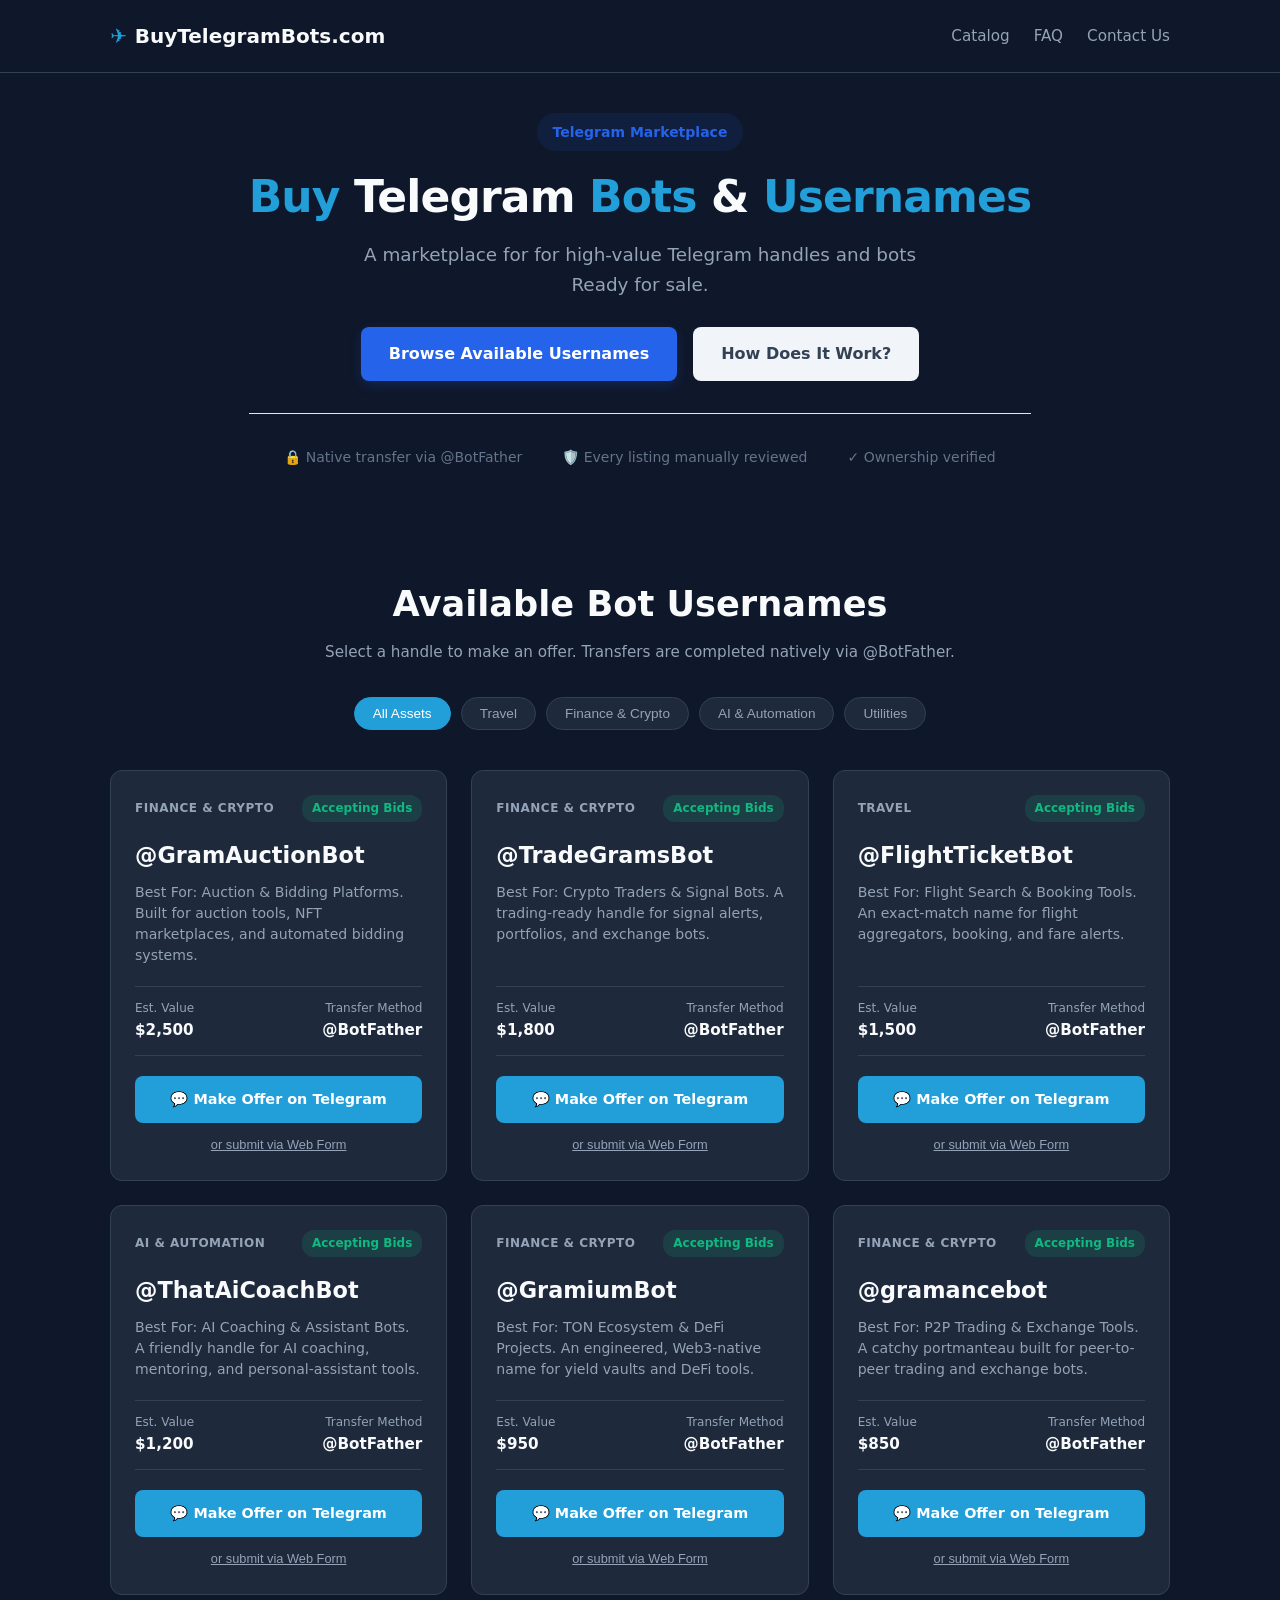
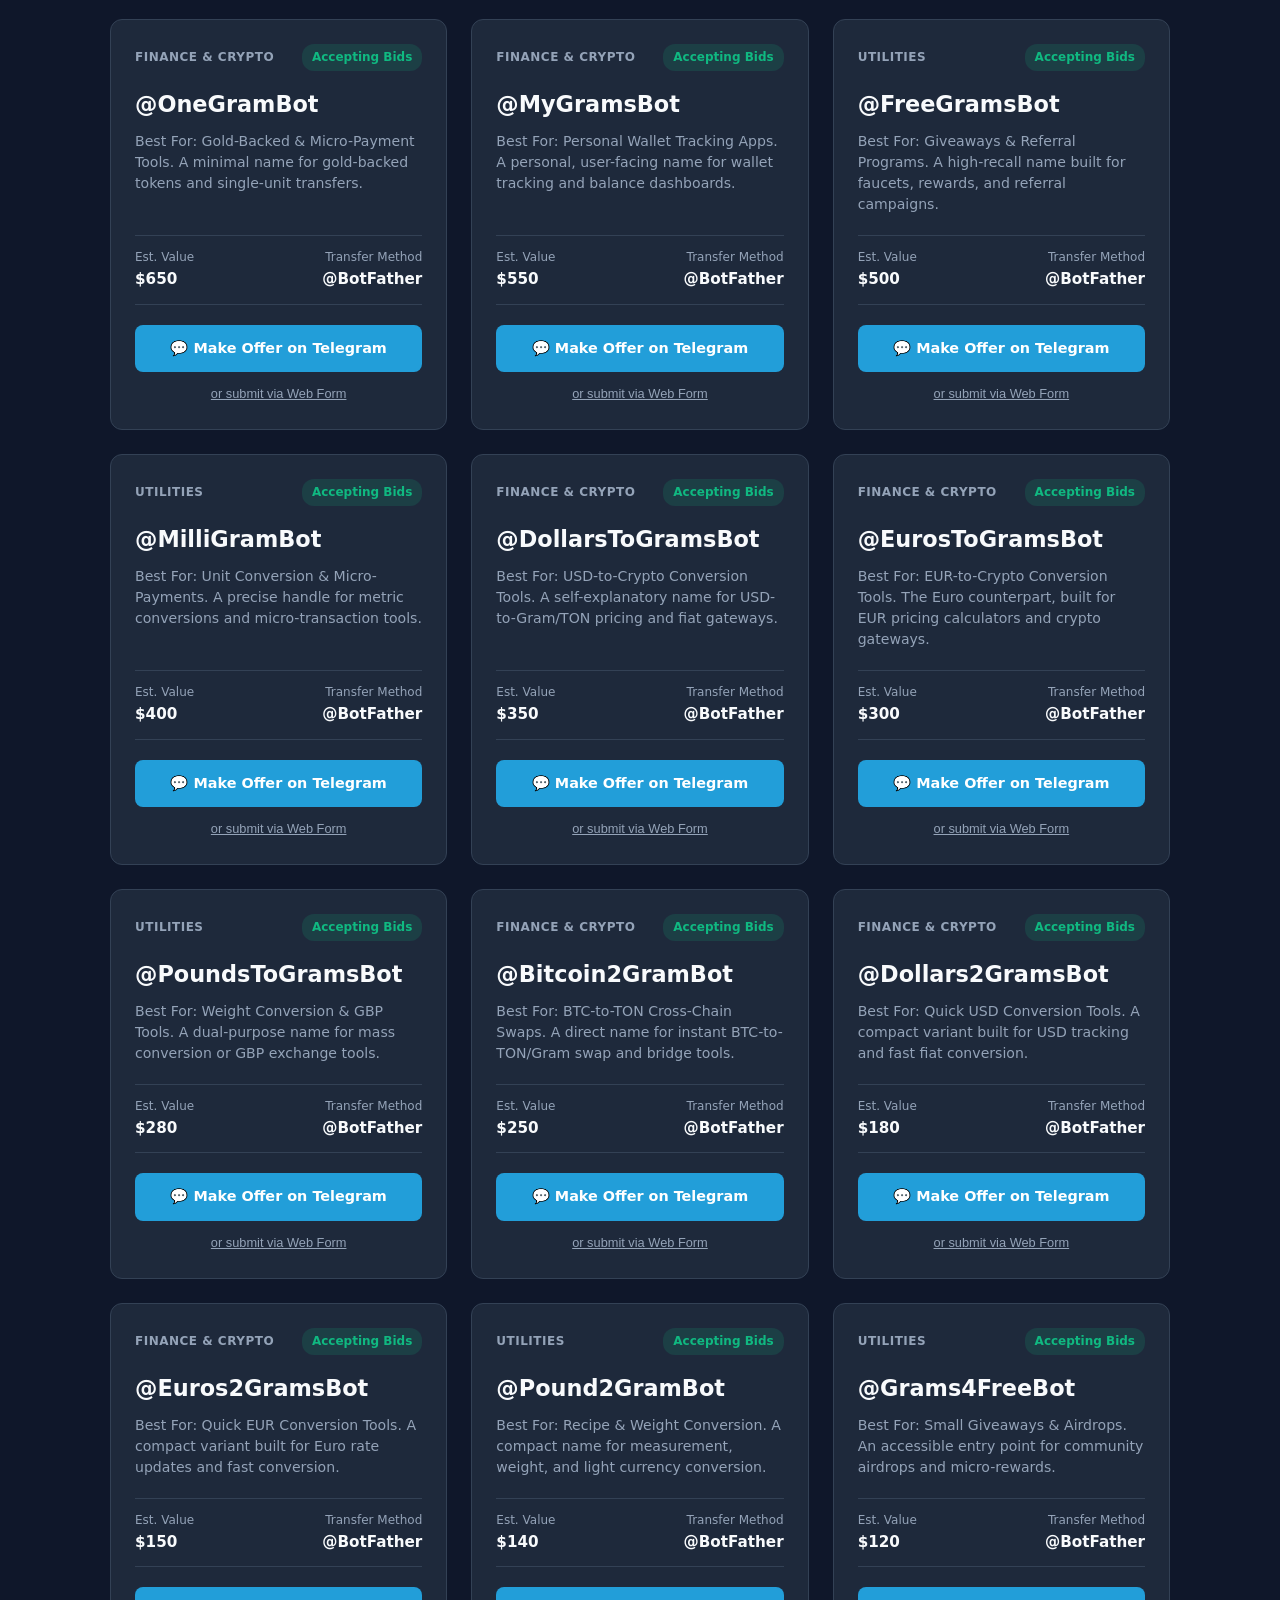
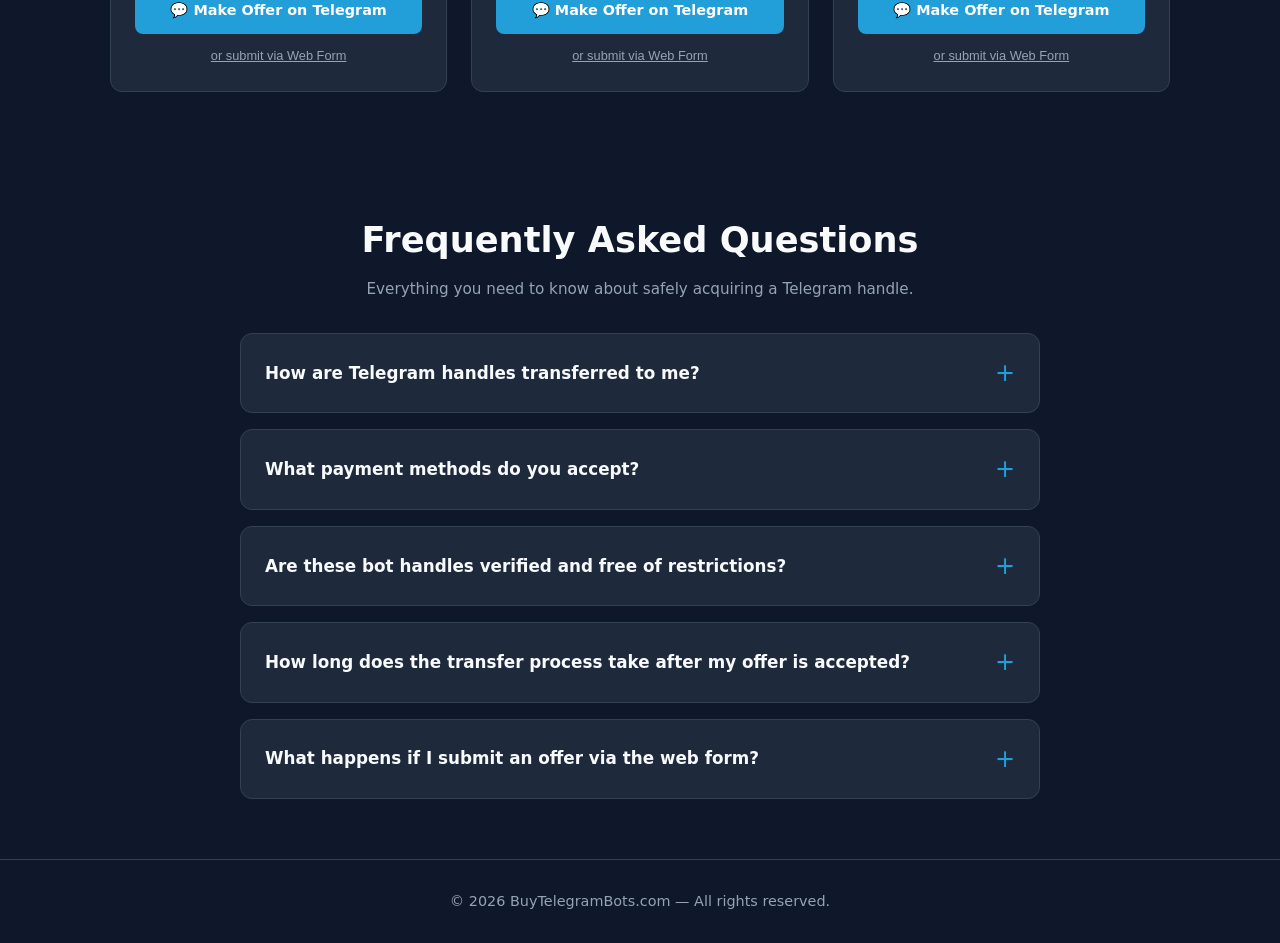
<file: web/index.html>
<!DOCTYPE html>
<html lang="en">
<head>
  <meta charset="UTF-8" />
  <meta name="viewport" content="width=device-width, initial-scale=1.0" />
  
  <!-- Add Canonical Tag Here -->
  <link rel="canonical" href="https://buytelegrambots.com/" />

  <link rel="icon" type="image/png" href="favicon.png" />
  <title>Buy Telegram Bots</title>
  <meta name="description" content="Browse and acquire high-value Telegram Usernames." />
  <meta property="og:type" content="website" />
  <meta property="og:url" content="https://buytelegrambots.com/" />
  <meta property="og:title" content="Buy Telegram Bots" />
  <meta name="twitter:card" content="summary_large_image" />

  <link rel="stylesheet" href="styles.css" />
  <script src="script.js" defer></script>
</head>
<body>

  <!-- TOP NAVIGATION -->
  <header>
    <div class="container nav-wrapper">
      <a href="#" class="brand-logo">
        <span>✈️</span>BuyTelegramBots.com
      </a>

      <nav class="main-nav">
        <a href="#inventory" class="nav-link">Catalog</a>
        <a href="#faq" class="nav-link">FAQ</a>
        <a href="javascript:void(0)" class="nav-link" onclick="openAboutModal()">Contact Us</a>
    </div>
  </header>

  <!-- HERO SECTION (Now placed outside of <main> to prevent double padding) -->
  <section class="hero-section">
    <div class="hero-content">
      <span class="badge-pill">Telegram Marketplace</span>
      
      <h1 class="hero-title">
        <span class="highlight"> Buy </span> Telegram <span class="highlight">Bots</span> & <span class="highlight">Usernames</span>
      </h1>
      
      <p class="hero-subtitle">
        A marketplace for for high-value Telegram handles and bots<br> Ready for sale.
      </p>
      
      <div class="cta-group">
        <a href="#inventory" class="btn btn-primary">Browse Available Usernames</a>
        <a href="#how-it-works" type="button" class="btn btn-secondary" onclick="openGuideModal()">How Does It Work?</a>
      </div>
      
      <div class="trust-bar">
        <div class="trust-item">🔒 Native transfer via @BotFather</div>
        <div class="trust-item">🛡️ Every listing manually reviewed</div>
        <div class="trust-item">✓ Ownership verified </div>
      </div>
    </div>
  </section>

  <!-- MAIN CONTENT AREA -->
  <main class="container">

    <!-- ASSET SHOWCASE & INVENTORY GRID -->

    <!-- ASSET SHOWCASE & INVENTORY GRID -->
    <section id="inventory" class="inventory-section">
    
        <div class="section-header">
            <h2 class="section-title">Available Bot Usernames</h2>
            <p class="section-subtitle">Select a handle to make an offer. Transfers are completed natively via @BotFather.</p>
        </div>

        <!-- Category Filter Pills -->
        <div class="filter-bar">
            <button class="filter-btn active" data-filter="all">All Assets</button>
            <button class="filter-btn" data-filter="Travel">Travel</button>
            <button class="filter-btn" data-filter="Finance & Crypto">Finance & Crypto</button>
            <button class="filter-btn" data-filter="AI & Automation">AI & Automation</button>
            <button class="filter-btn" data-filter="Utilities">Utilities</button>
        </div>

        <!-- Responsive Card Grid (Cards dynamically loaded via script.js) -->
        <div class="asset-grid" id="assetGrid"></div>
        <!-- After a username is sold, in the "bots.json" file >> status: "Sold", status_code: "pending" -->
    </section>

    <section id="faq" class="faq-section container">
      <div class="section-header">
          <h2 class="section-title">Frequently Asked Questions</h2>
          <p class="section-subtitle">Everything you need to know about safely acquiring a Telegram handle.</p>
      </div>
      
      <div class="faq-grid">
        <details class="faq-item" name="faq-accordion">
          <summary class="faq-question">How are Telegram handles transferred to me?</summary>
          <div class="faq-answer">
            <p>All transfers are performed natively within Telegram via <code>@BotFather</code>. Once terms are finalized, ownership rights are transferred directly to your account. No external apps or third-party credential sharing required.</p>
          </div>
        </details>
        
        <details class="faq-item" name="faq-accordion">
          <summary class="faq-question">What payment methods do you accept?</summary>
          <div class="faq-answer">
            <p>We accept USDT (TRC-20 / BEP-20 / TON network), Crypto (BTC, ETH, TON), and major fiat payment options upon request for verified corporate buyers.</p>
          </div>
        </details>
        
        <details class="faq-item" name="faq-accordion">
          <summary class="faq-question">Are these bot handles verified and free of restrictions?</summary>
          <div class="faq-answer">
            <p>Yes. Every handle listed in our catalog is manually reviewed and verified by our team to ensure it is actively held, clean, and free of any Telegram platform restrictions or bans.</p>
          </div>
        </details>
        
        <details class="faq-item" name="faq-accordion">
          <summary class="faq-question">How long does the transfer process take after my offer is accepted?</summary>
          <div class="faq-answer">
            <p>Transfers via <code>@BotFather</code> take less than 15 minutes once payment terms are confirmed. Our team guides you step-by-step through the process in real time.</p>
          </div>
        </details>
        
        <details class="faq-item" name="faq-accordion">
          <summary class="faq-question">What happens if I submit an offer via the web form?</summary>
          <div class="faq-answer">
            <p>If you don't use Telegram directly, our team still receives your submission instantly and reaches out via your provided email or WhatsApp within 1 business day.</p>
          </div>
        </details>
      </div>
    </section>

  </main>

  <!-- HOW IT WORKS GUIDE MODAL -->
  <dialog id="guideModal" class="modal-box">
    <div class="modal-inner">
      <div class="modal-header">
        <h3>How to Use <span class="highlight-blue">BuyTelegramBots.com</span></h3>
        <button type="button" class="close-btn" onclick="closeGuideModal()">×</button>
      </div>
      
      <div class="guide-content">
        <div class="guide-step">
          <h4>1. Browse the marketplace</h4>
          <p>Filter by category — Travel, Finance & Crypto, AI & Automation, or Utilities — to find bots and usernames that fit what you're need.</p>
        </div>
        <div class="guide-step">
          <h4>2. Check the listing details</h4>
          <p>Every listing shows an estimated market valuation and a live status badge, so you know at a glance whether it's open for offers.</p>
        </div>
        <div class="guide-step">
          <h4>3. Submit your offer</h4>
          <p>Message our team directly on Telegram using the bot itself, or use the on-page form if you'd rather not install the app. Either way, a real person reviews every offer.</p>
        </div>
        <div class="guide-step">
          <h4>4. Transfer, once your offer is accepted</h4>
          <p>Once terms are agreed, ownership transfers natively through Telegram's own @BotFather — no external wallets, no third-party custody, no app installs.</p>
        </div>
      </div>

      <div class="modal-actions">
        <button type="button" class="btn btn-primary" onclick="closeGuideModal()">Got It, Let's Explore</button>
      </div>
    </div>
  </dialog>

  <!-- WEB FORM MODAL -->
  <dialog id="offerModal" class="modal-box">
    <div class="modal-inner">
      <div class="modal-header">
        <h3>Submit Offer for <span id="targetBotDisplay" class="highlight-blue">@Bot</span></h3>
        <button type="button" class="close-btn" onclick="closeOfferModal()">×</button>
      </div>
      
      <p class="modal-instructions">
        Prefer not to install Telegram? Send your offer below and a member of our team will follow up by email or WhatsApp —usually within one business day.
      </p>

      <form id="offerForm" onsubmit="handleFormSubmit(event)">
        <!-- Hidden input to store which bot they clicked -->
        <input type="hidden" id="targetBotInput" name="bot_username" value="" />

        <div class="form-group">
          <label for="buyerName">Your Name or Organization</label>
          <input type="text" id="buyerName" name="name" required placeholder="e.g., Alex Mercer" />
        </div>

        <div class="form-group">
          <label for="buyerContact">Best way to reach you</label>
          <input 
            type="text" 
            id="buyerContact" 
            name="contact" 
            required 
            placeholder="name@mail.com, or +31 6 12345678"
            pattern="^([A-Za-z0-9._%+-]+@[A-Za-z0-9.-]+\.[A-Za-z]{2,}|\+?[0-9\s()-]{7,20})$"
            title="Must be a valid email address, or a phone number."
          />
          <span class="error-msg">Enter a valid email or phone number.</span>
        </div>

        <div class="form-group">
          <label for="bidAmount">Your offer (USD or USDT)</label>
          <!-- min="100" prevents negative numbers and sets a minimum realistic bid! -->
          <input 
            type="number" 
            id="bidAmount" 
            name="bid" 
            required 
            placeholder="e.g., 1500" 
            min="100" 
            step="1"
            title="Offers must be a positive number of at least $100."
          />
          <span class="error-msg">Bid must be a positive amount (Minimum $100) with no decimals.</span>
        </div>

        <div class="form-group">
          <label for="buyerNotes">Additional Notes (Optional)</label>
          <textarea id="buyerNotes" name="notes" rows="3" placeholder="Any specific terms or questions?"></textarea>
        </div>

        <div class="modal-actions">
          <button type="button" class="btn btn-secondary" onclick="closeOfferModal()">Cancel</button>
          <button type="submit" class="btn btn-primary">Submit Offer</button>
        </div>
      </form>
    </div>
  </dialog>

  <dialog id="aboutModal" class="modal-box">
    <div class="modal-inner">
      <div class="modal-header">
        <h3>About <span class="highlight-blue">Our Brokerage</span></h3>
        <button type="button" class="close-btn" onclick="closeAboutModal()">×</button>
      </div>

      <div class="guide-content">
        <div class="broker-pitch">
          <p><strong>BuyTelegramBots.com</strong> is a specialized digital asset brokerage. We are entrusted by developers, creators, and web3 projects to securely manage the sale of their high-value Telegram handles and bots.</p>
        </div>

        <div class="guide-step">
          <h4>🛡️ Verified Inventory</h4>
          <p>We do not own these assets; we represent the creators. We manually audit every handle to ensure the seller has full ownership and a clean title before it reaches our catalog.</p>
        </div>
        
        <div class="guide-step">
          <h4>🤝 Secure Handover</h4>
          <p>Our team facilitates the entire negotiation and ensures a coordinated, safe transfer via Telegram's native <code>@BotFather</code>.</p>
        </div>

        <h4 class="contact-heading">Contact Our Brokers Directly</h4>
        <div class="contact-channel-grid">
          <a href="https://t.me/buytelegrambots_supportbot" target="_blank" rel="noopener" class="btn btn-primary">
            ✈️ Message on Telegram
          </a>
          <a href="mailto:support@buytelegrambots.com" class="btn btn-secondary">
            ✉ Email Support
          </a>
        </div>
      </div>

      <div class="modal-actions">
        <button type="button" class="btn btn-secondary" onclick="closeAboutModal()">Close</button>
      </div>
    </div>
  </dialog>

  <!-- FOOTER -->
  <footer>
    <div class="container">
      <p>© 2026 BuyTelegramBots.com — All rights reserved.</p>
    </div>
  </footer>

  <button id="backToTopBtn" class="back-to-top-btn" aria-label="Back to top" title="Back to top">
    <svg xmlns="http://www.w3.org/2000/svg" width="20" height="20" viewBox="0 0 24 24" fill="none" stroke="currentColor" stroke-width="2.5" stroke-linecap="round" stroke-linejoin="round">
      <polyline points="18 15 12 9 6 15"></polyline>
    </svg>
  </button>

</body>
</html>
</file>
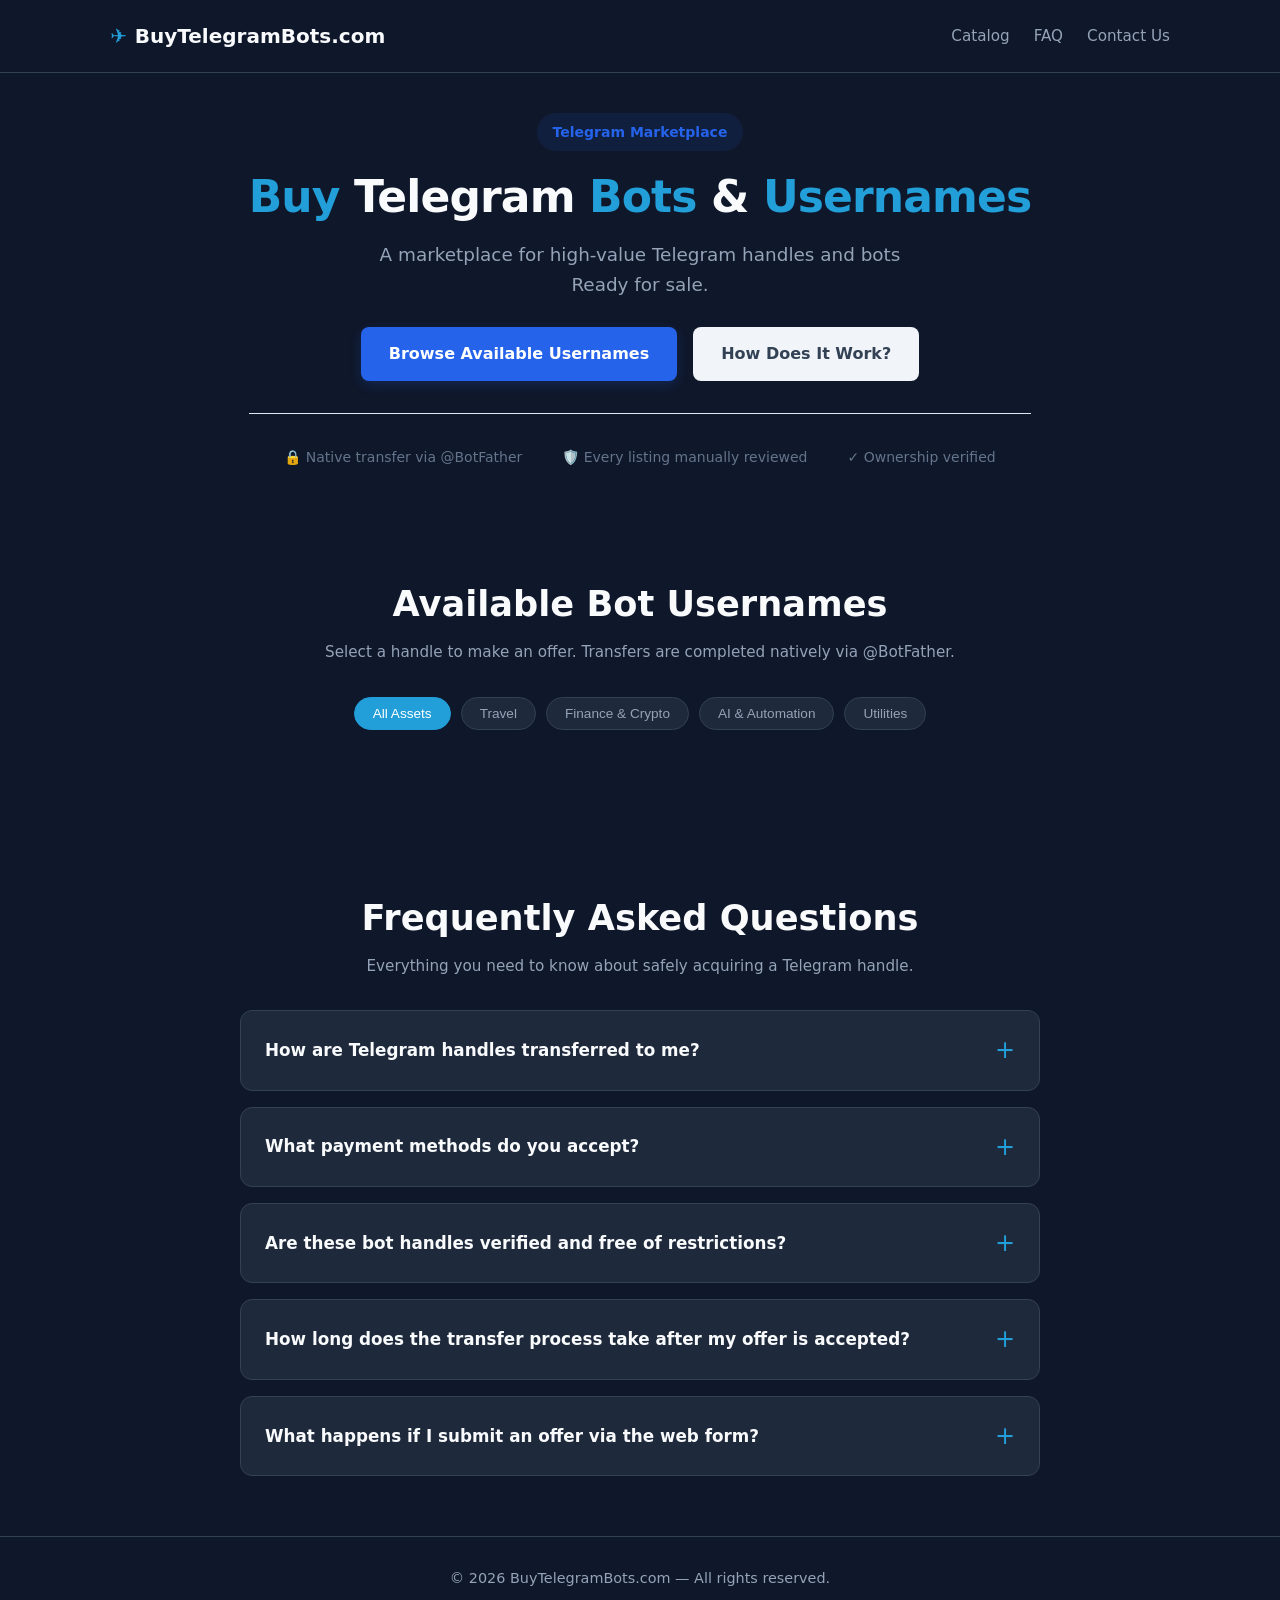
<file: web/static/index.html>
<!DOCTYPE html>
<html lang="en">
<head>
  <meta charset="UTF-8" />
  <meta name="viewport" content="width=device-width, initial-scale=1.0" />
  
  <!-- Add Canonical Tag Here -->
  <link rel="canonical" href="https://www.buytelegrambots.com/" />

  <link rel="icon" type="image/png" href="favicon.png" />
  <title>Buy Telegram Bots</title>
  <meta name="description" content="Browse and acquire high-value Telegram Usernames." />
  <meta property="og:type" content="website" />
  <meta property="og:url" content="https://www.buytelegrambots.com/" />
  <meta property="og:title" content="Buy Telegram Bots" />
  <meta name="twitter:card" content="summary_large_image" />

  <link rel="stylesheet" href="styles.css" />
  <script src="script.js" defer></script>
</head>
<body>

  <!-- TOP NAVIGATION -->
  <header>
    <div class="container nav-wrapper">
      <a href="#" class="brand-logo">
        <span>✈️</span>BuyTelegramBots.com
      </a>

      <nav class="main-nav">
        <a href="#inventory" class="nav-link">Catalog</a>
        <a href="#faq" class="nav-link">FAQ</a>
        <a href="javascript:void(0)" class="nav-link" onclick="openAboutModal()">Contact Us</a>
      </nav>
    </div>
  </header>

  <!-- HERO SECTION (Now placed outside of <main> to prevent double padding) -->
  <section class="hero-section">
    <div class="hero-content">
      <span class="badge-pill">Telegram Marketplace</span>
      
      <h1 class="hero-title">
        <span class="highlight"> Buy </span> Telegram <span class="highlight">Bots</span> & <span class="highlight">Usernames</span>
      </h1>
      
      <p class="hero-subtitle">
        A marketplace for high-value Telegram handles and bots<br> Ready for sale.
      </p>
      
      <div class="cta-group">
        <a href="#inventory" class="btn btn-primary">Browse Available Usernames</a>
        <a href="#how-it-works" type="button" class="btn btn-secondary" onclick="openGuideModal()">How Does It Work?</a>
      </div>
      
      <div class="trust-bar">
        <div class="trust-item">🔒 Native transfer via @BotFather</div>
        <div class="trust-item">🛡️ Every listing manually reviewed</div>
        <div class="trust-item">✓ Ownership verified </div>
      </div>
    </div>
  </section>

  <!-- MAIN CONTENT AREA -->
  <main class="container">

    <!-- ASSET SHOWCASE & INVENTORY GRID -->

    <!-- ASSET SHOWCASE & INVENTORY GRID -->
    <section id="inventory" class="inventory-section">
    
        <div class="section-header">
            <h2 class="section-title">Available Bot Usernames</h2>
            <p class="section-subtitle">Select a handle to make an offer. Transfers are completed natively via @BotFather.</p>
        </div>

        <!-- Category Filter Pills -->
        <div class="filter-bar">
            <button class="filter-btn active" data-filter="all">All Assets</button>
            <button class="filter-btn" data-filter="Travel">Travel</button>
            <button class="filter-btn" data-filter="Finance & Crypto">Finance & Crypto</button>
            <button class="filter-btn" data-filter="AI & Automation">AI & Automation</button>
            <button class="filter-btn" data-filter="Utilities">Utilities</button>
        </div>

        <!-- Responsive Card Grid (Cards dynamically loaded via script.js) -->
        <div class="asset-grid" id="assetGrid"></div>
        <!-- After a username is sold, in the "bots.json" file >> status: "Sold", status_code: "pending" -->
    </section>

    <section id="faq" class="faq-section container">
      <div class="section-header">
          <h2 class="section-title">Frequently Asked Questions</h2>
          <p class="section-subtitle">Everything you need to know about safely acquiring a Telegram handle.</p>
      </div>
      
      <div class="faq-grid">
        <details class="faq-item" name="faq-accordion">
          <summary class="faq-question">How are Telegram handles transferred to me?</summary>
          <div class="faq-answer">
            <p>All transfers are performed natively within Telegram via <code>@BotFather</code>. Once terms are finalized, ownership rights are transferred directly to your account. No external apps or third-party credential sharing required.</p>
          </div>
        </details>
        
        <details class="faq-item" name="faq-accordion">
          <summary class="faq-question">What payment methods do you accept?</summary>
          <div class="faq-answer">
            <p>We accept USDT (TRC-20 / BEP-20 / TON network), Crypto (BTC, ETH, TON), and major fiat payment options upon request for verified corporate buyers.</p>
          </div>
        </details>
        
        <details class="faq-item" name="faq-accordion">
          <summary class="faq-question">Are these bot handles verified and free of restrictions?</summary>
          <div class="faq-answer">
            <p>Yes. Every handle listed in our catalog is manually reviewed and verified by our team to ensure it is actively held, clean, and free of any Telegram platform restrictions or bans.</p>
          </div>
        </details>
        
        <details class="faq-item" name="faq-accordion">
          <summary class="faq-question">How long does the transfer process take after my offer is accepted?</summary>
          <div class="faq-answer">
            <p>Transfers via <code>@BotFather</code> take less than 15 minutes once payment terms are confirmed. Our team guides you step-by-step through the process in real time.</p>
          </div>
        </details>
        
        <details class="faq-item" name="faq-accordion">
          <summary class="faq-question">What happens if I submit an offer via the web form?</summary>
          <div class="faq-answer">
            <p>If you don't use Telegram directly, our team still receives your submission instantly and reaches out via your provided email or WhatsApp within 1 business day.</p>
          </div>
        </details>
      </div>
    </section>

  </main>

  <!-- HOW IT WORKS GUIDE MODAL -->
  <dialog id="guideModal" class="modal-box">
    <div class="modal-inner">
      <div class="modal-header">
        <h3>How to Use <span class="highlight-blue">BuyTelegramBots.com</span></h3>
        <button type="button" class="close-btn" onclick="closeGuideModal()">×</button>
      </div>
      
      <div class="guide-content">
        <div class="guide-step">
          <h4>1. Browse the marketplace</h4>
          <p>Filter by category — Travel, Finance & Crypto, AI & Automation, or Utilities — to find bots and usernames that fit what you need.</p>
        </div>
        <div class="guide-step">
          <h4>2. Check the listing details</h4>
          <p>Every listing shows an estimated market valuation and a live status badge, so you know at a glance whether it's open for offers.</p>
        </div>
        <div class="guide-step">
          <h4>3. Submit your offer</h4>
          <p>Message our team directly on Telegram using the bot itself, or use the on-page form if you'd rather not install the app. Either way, a real person reviews every offer.</p>
        </div>
        <div class="guide-step">
          <h4>4. Transfer, once your offer is accepted</h4>
          <p>Once terms are agreed, ownership transfers natively through Telegram's own @BotFather — no external wallets, no third-party custody, no app installs.</p>
        </div>
      </div>

      <div class="modal-actions">
        <button type="button" class="btn btn-primary" onclick="closeGuideModal()">Got It, Let's Explore</button>
      </div>
    </div>
  </dialog>

  <!-- WEB FORM MODAL -->
  <dialog id="offerModal" class="modal-box">
    <div class="modal-inner">
      <div class="modal-header">
        <h3>Submit Offer for <span id="targetBotDisplay" class="highlight-blue">@Bot</span></h3>
        <button type="button" class="close-btn" onclick="closeOfferModal()">×</button>
      </div>
      
      <p class="modal-instructions">
        Prefer not to install Telegram? Send your offer below and a member of our team will follow up by email or WhatsApp —usually within one business day.
      </p>

      <form id="offerForm" onsubmit="handleFormSubmit(event)">
        <!-- Honeypot: hidden from humans, spam bots tend to fill it (see main.py) -->
        <input type="text" name="hp_field" tabindex="-1" autocomplete="off" aria-hidden="true" style="position:absolute;left:-9999px;width:1px;height:1px;opacity:0" />
        <!-- Hidden input to store which bot they clicked -->
        <input type="hidden" id="targetBotInput" name="bot_username" value="" />

        <div class="form-group">
          <label for="buyerName">Your Name or Organization</label>
          <input type="text" id="buyerName" name="name" required placeholder="e.g., Alex Mercer" />
        </div>

        <div class="form-group">
          <label for="buyerContact">Best way to reach you</label>
          <input 
            type="text" 
            id="buyerContact" 
            name="contact" 
            required 
            placeholder="name@mail.com, +31 6 12345678 or @username"
            pattern="^([A-Za-z0-9._%+\-]+@[A-Za-z0-9.\-]+\.[A-Za-z]{2,}|\+?[0-9\s\(\)\-]{7,20}|@[A-Za-z][A-Za-z0-9_]{4,31})$"
            title="Must be a valid email address, phone number, or @Telegram username."
          />
          <span class="error-msg">Enter a valid email, phone number, or @Telegram username.</span>
        </div>

        <div class="form-group">
          <label for="bidAmount">Your offer (USD or USDT)</label>
          <!-- min="100" prevents negative numbers and sets a minimum realistic bid! -->
          <input 
            type="number" 
            id="bidAmount" 
            name="bid" 
            required 
            placeholder="e.g., 1500" 
            min="100" 
            max="1000000"
            step="1"
            title="Offers must be a positive number of at least $100."
          />
          <span class="error-msg">Bid must be a positive amount (Minimum $100) with no decimals.</span>
        </div>

        <div class="form-group">
          <label for="buyerNotes">Additional Notes (Optional)</label>
          <textarea id="buyerNotes" name="notes" rows="3" maxlength="1000" placeholder="Any specific terms or questions?"></textarea>
        </div>

        <div class="modal-actions">
          <button type="button" class="btn btn-secondary" onclick="closeOfferModal()">Cancel</button>
          <button type="submit" class="btn btn-primary">Submit Offer</button>
        </div>
      </form>
    </div>
  </dialog>

  <dialog id="aboutModal" class="modal-box">
    <div class="modal-inner">
      <div class="modal-header">
        <h3>About <span class="highlight-blue">Our Brokerage</span></h3>
        <button type="button" class="close-btn" onclick="closeAboutModal()">×</button>
      </div>

      <div class="guide-content">
        <div class="broker-pitch">
          <p><strong>BuyTelegramBots.com</strong> is a specialized digital asset brokerage. We are entrusted by developers, creators, and web3 projects to securely manage the sale of their high-value Telegram handles and bots.</p>
        </div>

        <div class="guide-step">
          <h4>🛡️ Verified Inventory</h4>
          <p>We do not own these assets; we represent the creators. We manually audit every handle to ensure the seller has full ownership and a clean title before it reaches our catalog.</p>
        </div>
        
        <div class="guide-step">
          <h4>🤝 Secure Handover</h4>
          <p>Our team facilitates the entire negotiation and ensures a coordinated, safe transfer via Telegram's native <code>@BotFather</code>.</p>
        </div>

        <h4 class="contact-heading">Contact Our Brokers Directly</h4>
        <div class="contact-channel-grid">
          <a href="https://t.me/buytelegrambots_supportbot" target="_blank" rel="noopener" class="btn btn-primary">
            ✈️ Message on Telegram
          </a>
          <a href="mailto:support@buytelegrambots.com" class="btn btn-secondary">
            ✉ Email Support
          </a>
        </div>
      </div>

      <div class="modal-actions">
        <button type="button" class="btn btn-secondary" onclick="closeAboutModal()">Close</button>
      </div>
    </div>
  </dialog>

  <!-- FOOTER -->
  <footer>
    <div class="container">
      <p>© 2026 BuyTelegramBots.com — All rights reserved.</p>
    </div>
  </footer>

  <button id="backToTopBtn" class="back-to-top-btn" aria-label="Back to top" title="Back to top">
    <svg xmlns="http://www.w3.org/2000/svg" width="20" height="20" viewBox="0 0 24 24" fill="none" stroke="currentColor" stroke-width="2.5" stroke-linecap="round" stroke-linejoin="round">
      <polyline points="18 15 12 9 6 15"></polyline>
    </svg>
  </button>

</body>
</html>
</file>
<file: web/styles.css>
/* --- CSS VARIABLES & THEME RESET --- */
:root {
    --bg-color: #0f172a;          /* Dark slate background */
    --card-bg: #1e293b;           /* Slightly lighter dark container */
    --text-main: #f8fafc;         /* Clean white typography */
    --text-muted: #94a3b8;        /* Soft grey for secondary labels */
    --accent-blue: #229ed9;       /* Telegram brand blue */
    --accent-hover: #1d88bc;      /* Hover state blue */
    --accent-green: #10b981;      /* Status badge color */
    --border-color: #334155;      /* Subtle border dividers */
    --radius: 12px;
    --font-family: system-ui, -apple-system, BlinkMacSystemFont, 'Segoe UI', Roboto, sans-serif;
}

* {
    box-sizing: border-box;
    margin: 0;
    padding: 0;
}

html {
  scroll-behavior: smooth;
}

body {
    background-color: var(--bg-color);
    color: var(--text-main);
    font-family: var(--font-family);
    line-height: 1.6;
    min-height: 100vh;
    display: flex;
    flex-direction: column;
}

/* Main Container */
.container {
    width: 100%;
    max-width: 1100px;
    margin: 0 auto;
    padding: 0 20px;
}

/* Hero Section Container */
.hero-section {
  padding: 2.5rem 1rem 3rem;
  max-width: 900px;
  margin: 0 auto;
  text-align: center;
}

/* Small introductory tag */
.badge-pill {
  display: inline-block;
  background-color: rgba(37, 99, 235, 0.1);
  color: #2563eb;
  padding: 0.5rem 1rem;
  border-radius: 50px;
  font-size: 0.875rem;
  font-weight: 600;
  margin-bottom: 1.25rem;
}

/* Fluid Typography: Tighter scaling so it doesn't overwhelm desktop or phone */
.hero-title {
  font-size: clamp(1.75rem, 3.5vw + 1rem, 2.75rem);
  line-height: 1.2;
  font-weight: 800;
  color: var(--text-main);
  margin-bottom: 1rem;
  letter-spacing: -0.02em;
}

.hero-title .highlight {
  color: var(--accent-blue);
}

.hero-subtitle {
  font-size: clamp(0.95rem, 1.5vw + 0.5rem, 1.15rem);
  line-height: 1.6;
  color: var(--text-muted);
  max-width: 600px;
  margin: 0 auto 1.75rem;
}

/* Call to Action Button Group */
.cta-group {
  display: flex;
  gap: 1rem;
  justify-content: center;
  flex-wrap: wrap;
  margin-bottom: 2rem;
}

.btn {
display: inline-flex;
align-items: center;
justify-content: center;
padding: 0.875rem 1.75rem;
font-size: 1rem;
font-weight: 600;
border-radius: 8px;
text-decoration: none;
transition: all 0.2s ease;
min-height: 48px; /* Ensures touch-friendly tap targets */
}

.btn-primary {
background-color: #2563eb;
color: #ffffff;
box-shadow: 0 4px 12px rgba(37, 99, 235, 0.2);
}

.btn-primary:hover {
background-color: #1d4ed8;
transform: translateY(-1px);
}

.btn-secondary {
background-color: #f1f5f9;
color: #334155;
}

.btn-secondary:hover {
background-color: #e2e8f0;
}

/* Trust Indicators Below CTA */
.trust-bar {
display: flex;
justify-content: center;
flex-wrap: wrap;
gap: 1.5rem 2.5rem;
border-top: 1px solid #e2e8f0;
padding-top: 2rem;
color: #64748b;
font-size: 0.875rem;
font-weight: 500;
}

/* Mobile Stacking Rules */
@media (max-width: 600px) {
.hero-section {
    padding: 3rem 1rem 3.5rem;
}

/* Force buttons to stretch full-width on phones for easy thumb tapping */
.cta-group {
    flex-direction: column;
    width: 100%;
}

.btn {
    width: 100%;
}

.trust-bar {
    flex-direction: column;
    gap: 0.75rem;
}
}

/* Navigation / Top Header */
header {
    padding: 20px 0;
    border-bottom: 1px solid var(--border-color);
}

.nav-wrapper {
    display: flex;
    justify-content: space-between;
    align-items: center;
}

.brand-logo {
    font-size: 1.25rem;
    font-weight: 700;
    color: var(--text-main);
    text-decoration: none;
    display: flex;
    align-items: center;
    gap: 8px;
}

.brand-logo span {
    color: var(--accent-blue);
}

/* Footer */
footer {
    margin-top: auto;
    padding: 30px 0;
    border-top: 1px solid var(--border-color);
    text-align: center;
    color: var(--text-muted);
    font-size: 0.9rem;
}

/* --- INVENTORY SECTION --- */
.inventory-section {
    padding: 60px 0;
}

.section-header {
    text-align: center;
    margin-bottom: 32px;
}

.section-title {
    font-size: clamp(1.5rem, 3vw, 2.2rem);
    font-weight: 700;
    color: var(--text-main);
    margin-bottom: 8px;
}

.section-subtitle {
    color: var(--text-muted);
    font-size: 0.95rem;
}

/* Category Filter Bar */
.filter-bar {
    display: flex;
    gap: 10px;
    justify-content: center;
    flex-wrap: wrap;
    margin-bottom: 40px;
}

.filter-btn {
    background-color: var(--card-bg);
    color: var(--text-muted);
    border: 1px solid var(--border-color);
    padding: 8px 18px;
    border-radius: 20px;
    font-size: 0.85rem;
    font-weight: 500;
    cursor: pointer;
    transition: all 0.2s ease;
}

.filter-btn:hover,
.filter-btn.active {
    background-color: var(--accent-blue);
    color: #ffffff;
    border-color: var(--accent-blue);
}

/* Asset Grid Layout */
.asset-grid {
    display: grid;
    grid-template-columns: repeat(auto-fill, minmax(310px, 1fr));
    gap: 24px;
}

/* Asset Card Styling */
.asset-card {
    background-color: var(--card-bg);
    border: 1px solid var(--border-color);
    border-radius: var(--radius);
    padding: 24px;
    display: flex;
    flex-direction: column;
    justify-content: space-between;
    transition: transform 0.2s ease, border-color 0.2s ease, box-shadow 0.2s ease;
}

.asset-card:hover {
    transform: translateY(-4px);
    border-color: #475569;
    box-shadow: 0 12px 24px rgba(0, 0, 0, 0.3);
}

/* Card Header & Badges */
.card-top {
    display: flex;
    justify-content: space-between;
    align-items: center;
    margin-bottom: 16px;
}

.category-tag {
    font-size: 0.75rem;
    font-weight: 600;
    color: var(--text-muted);
    text-transform: uppercase;
    letter-spacing: 0.5px;
}

.status-badge {
    font-size: 0.75rem;
    font-weight: 600;
    padding: 4px 10px;
    border-radius: 12px;
}

.status-active {
    background-color: rgba(16, 185, 129, 0.15);
    color: var(--accent-green);
}

.status-pending {
    background-color: rgba(245, 158, 11, 0.15);
    color: #f59e0b;
}

/* Bot Username & Description */
.bot-handle {
    font-size: 1.4rem;
    font-weight: 700;
    color: var(--text-main);
    margin-bottom: 8px;
}

.bot-desc {
    font-size: 0.88rem;
    color: var(--text-muted);
    line-height: 1.5;
    margin-bottom: 20px;
    flex-grow: 1;
}

/* Card Metadata Row */
.card-meta {
    display: flex;
    justify-content: space-between;
    padding: 12px 0;
    border-top: 1px solid var(--border-color);
    border-bottom: 1px solid var(--border-color);
    margin-bottom: 20px;
}

.meta-item {
    display: flex;
    flex-direction: column;
}

.meta-label {
    font-size: 0.75rem;
    color: var(--text-muted);
}

.meta-value {
    font-size: 0.95rem;
    font-weight: 600;
    color: var(--text-main);
}

.text-right {
    text-align: right;
}

/* Card Action Buttons */
.card-actions {
    display: flex;
    flex-direction: column;
    gap: 10px;
    align-items: center;
}

.btn-telegram {
    width: 100%;
    background-color: var(--accent-blue);
    color: #ffffff;
    text-decoration: none;
    text-align: center;
    padding: 12px 16px;
    border-radius: 8px;
    font-weight: 600;
    font-size: 0.9rem;
    transition: background-color 0.2s ease;
    display: block;
}

.btn-telegram:hover {
    background-color: var(--accent-hover);
}

.btn-webform-link {
    background: none;
    border: none;
    color: var(--text-muted);
    font-size: 0.8rem;
    cursor: pointer;
    text-decoration: underline;
    transition: color 0.2s ease;
    padding: 4px;
}

.btn-webform-link:hover {
    color: var(--text-main);
}

/* Mobile Adjustments */
@media (max-width: 640px) {
    .asset-grid {
    grid-template-columns: 1fr;
    }
}

/* ==========================================
   WEB FORM MODAL STYLES
   ========================================== */
.modal-box {
  margin: auto;
  padding: 0;
  border: 1px solid var(--border-color);
  border-radius: var(--radius);
  background-color: var(--bg-color);
  color: var(--text-main);
  max-width: 500px;
  width: 92%;
  box-shadow: 0 25px 50px -12px rgba(0, 0, 0, 0.7);
}

/* Dim and blur the website background when open */
.modal-box::backdrop {
  background: rgba(15, 23, 42, 0.8);
  backdrop-filter: blur(4px);
}

.modal-inner {
  padding: 24px;
}

.modal-header {
  display: flex;
  justify-content: space-between;
  align-items: center;
  border-bottom: 1px solid var(--border-color);
  padding-bottom: 12px;
  margin-bottom: 16px;
}

.modal-header h3 {
  font-size: 1.2rem;
  margin: 0;
}

.highlight-blue {
  color: var(--accent-blue);
}

.close-btn {
  background: none;
  border: none;
  color: var(--text-muted);
  font-size: 1.5rem;
  cursor: pointer;
  padding: 0 4px;
}

.close-btn:hover {
  color: var(--text-main);
}

.modal-instructions {
  font-size: 0.88rem;
  color: var(--text-muted);
  margin-bottom: 20px;
  line-height: 1.5;
}

.form-group {
  display: flex;
  flex-direction: column;
  margin-bottom: 16px;
  text-align: left;
}

.form-group label {
  font-size: 0.82rem;
  color: var(--text-muted);
  margin-bottom: 6px;
  font-weight: 600;
}

.form-group input,
.form-group textarea {
  background-color: var(--card-bg);
  border: 1px solid var(--border-color);
  border-radius: 8px;
  padding: 10px 12px;
  color: var(--text-main);
  font-family: inherit;
  font-size: 0.95rem;
}

.form-group input:focus,
.form-group textarea:focus {
  outline: none;
  border-color: var(--accent-blue);
}

.modal-actions {
  display: flex;
  justify-content: flex-end;
  gap: 12px;
  margin-top: 24px;
  padding-top: 16px;
  border-top: 1px solid var(--border-color);
}

/* Guide Modal Specifics */
.guide-content {
  text-align: left;
  margin-bottom: 20px;
}

.guide-step {
  margin-bottom: 16px;
  padding-left: 12px;
  border-left: 3px solid var(--accent-blue);
}

.guide-step h4 {
  font-size: 0.95rem;
  color: var(--text-main);
  margin-bottom: 4px;
}

.guide-step p {
  font-size: 0.85rem;
  color: var(--text-muted);
  line-height: 1.5;
  margin: 0;
}

/* Hide error text by default */
.form-group .error-msg {
  display: none;
  color: #ef4444; /* Bright error red */
  font-size: 0.75rem;
  margin-top: 4px;
  font-weight: 600;
}

/* If the user typed bad input and left the field, turn border red and show message */
.form-group input:user-invalid {
  border-color: #ef4444;
  background-color: rgba(239, 68, 68, 0.05);
}

.form-group input:user-invalid ~ .error-msg {
  display: block;
}

/* --- PROMINENT BACK BUTTON STYLING --- */
.btn-back-inventory {
  display: inline-flex;
  align-items: center;
  gap: 8px;
  margin-bottom: 2rem;
  padding: 10px 18px;
  background-color: rgba(255, 255, 255, 0.06);
  border: 1px solid var(--border-color);
  border-radius: 8px;
  color: var(--text-main);
  font-weight: 600;
  font-size: 0.95rem;
  text-decoration: none;
  transition: all 0.2s ease-in-out;
}

/* Specific styles for the Back button on dynamic pages */
.btn-back {
  display: inline-flex;
  align-items: center;
  gap: 8px;
  margin-bottom: 24px; /* Adds breathing room above the bot details card */
  padding: 8px 16px;   /* Shrinks the button size */
  font-size: 0.9rem;   /* Slightly smaller text */
  background-color: var(--card-bg); /* Matches the page's container color */
  color: var(--text-muted); /* Soft grey text so it isn't glaring */
  border: 1px solid var(--border-color); /* Subtle outline for distinction */
  border-radius: var(--radius, 8px);
  text-decoration: none;
  font-weight: 500;
  transition: all 0.2s ease;
}

/* Make it pop slightly when the user hovers over it */
.btn-back:hover {
  background-color: var(--bg-color);
  color: var(--text-main); 
  border-color: var(--accent-blue); /* Highlights in Telegram blue on hover */
}

/* ==========================================
   BACK TO TOP BUTTON STYLES
   ========================================== */
.back-to-top-btn {
  position: fixed;
  bottom: 24px;
  right: 24px;
  width: 48px;
  height: 48px;
  border-radius: 12px;
  background-color: var(--card-bg);
  color: var(--text-main);
  border: 1px solid var(--border-color);
  display: flex;
  align-items: center;
  justify-content: center;
  cursor: pointer;
  z-index: 99;
  
  /* Initial hidden state with smooth transition */
  opacity: 0;
  visibility: hidden;
  transform: translateY(16px) scale(0.9);
  transition: opacity 0.3s cubic-bezier(0.16, 1, 0.3, 1),
              transform 0.3s cubic-bezier(0.16, 1, 0.3, 1),
              visibility 0.3s ease,
              background-color 0.2s ease,
              border-color 0.2s ease,
              box-shadow 0.2s ease;
  
  box-shadow: 0 4px 16px rgba(0, 0, 0, 0.3);
}

/* Shown when scrolled past threshold */
.back-to-top-btn.visible {
  opacity: 1;
  visibility: visible;
  transform: translateY(0) scale(1);
}

/* Hover & Focus State */
.back-to-top-btn:hover,
.back-to-top-btn:focus-visible {
  background-color: var(--accent-blue);
  border-color: var(--accent-blue);
  color: #ffffff;
  transform: translateY(-3px) scale(1.05);
  box-shadow: 0 8px 24px rgba(34, 158, 217, 0.4);
  outline: none;
}

/* Click/Tap State */
.back-to-top-btn:active {
  transform: translateY(0) scale(0.95);
}

/* Mobile & Small Screen Responsive Adjustments */
@media (max-width: 600px) {
  .back-to-top-btn {
    bottom: 16px;
    right: 16px;
    width: 44px;
    height: 44px;
  }
}

/* ==========================================
   USERNAME HANDLE HOVER ANIMATION
   ========================================== */
.handle-link {
    text-decoration: none;
    color: var(--text-main);
    position: relative;
    display: inline-block;
    transition: color 0.3s ease;
}

/* The sliding underline setup */
.handle-link::after {
    content: '';
    position: absolute;
    width: 100%;
    transform: scaleX(0);
    height: 2px;
    bottom: -2px;
    left: 0;
    background-color: var(--accent-blue);
    transform-origin: bottom right;
    transition: transform 0.3s cubic-bezier(0.25, 1, 0.5, 1);
}

/* Hover state changes */
.handle-link:hover {
    color: var(--accent-blue);
}

.handle-link:hover::after {
    transform: scaleX(1);
    transform-origin: bottom left;
}

/* ==========================================
   HEADER NAVIGATION STYLES
   ========================================== */
.main-nav {
    display: flex;
    gap: 1.5rem;
    align-items: center;
}

.nav-link {
    color: var(--text-muted);
    text-decoration: none;
    font-size: 0.95rem;
    font-weight: 500;
    transition: color 0.2s ease;
}

.nav-link:hover {
    color: var(--text-main);
}

/* ==========================================
   FAQ SECTION STYLES
   ========================================== */
.faq-section {
    padding: 60px 0;
    max-width: 800px; /* Narrower width for easier reading */
    margin: 0 auto;
}

.faq-grid {
    display: flex;
    flex-direction: column;
    gap: 16px;
}

/* Base styling for the accordion card */
.faq-item {
    background-color: var(--card-bg);
    border: 1px solid var(--border-color);
    border-radius: var(--radius);
    overflow: hidden;
    transition: border-color 0.2s ease, box-shadow 0.2s ease;
}

.faq-item:hover {
    border-color: #475569;
}

/* The clickable question */
.faq-question {
    padding: 20px 24px;
    font-size: 1.05rem;
    font-weight: 600;
    color: var(--text-main);
    cursor: pointer;
    list-style: none; /* Hides default triangle */
    display: flex;
    justify-content: space-between;
    align-items: center;
    user-select: none;
}

/* Hide default marker in Safari/Chrome */
.faq-question::-webkit-details-marker {
    display: none; 
}

/* Custom animated '+' icon */
.faq-question::after {
    content: '+';
    font-size: 1.5rem;
    font-weight: 400;
    color: var(--accent-blue);
    transition: transform 0.3s cubic-bezier(0.25, 1, 0.5, 1);
}

/* State when accordion is OPEN */
.faq-item[open] .faq-question {
    border-bottom: 1px solid var(--border-color);
}

/* Turn '+' into 'x' when opened */
.faq-item[open] .faq-question::after {
    transform: rotate(45deg); 
}

/* The expanding text area */
.faq-answer {
    padding: 20px 24px;
    color: var(--text-muted);
    font-size: 0.95rem;
    line-height: 1.6;
    background-color: rgba(15, 23, 42, 0.3); /* Very subtle inset shadow effect */
}

.faq-answer code {
    background-color: var(--bg-color);
    padding: 2px 6px;
    border-radius: 4px;
    color: var(--accent-blue);
}

/* Mobile & Tablet Responsive Adjustments */
@media (max-width: 640px) {
    
    /* 1. ADDED: Forces the logo and navigation to stack vertically */
    .nav-wrapper {
        flex-direction: column; 
        gap: 15px; 
    }

    /* 2. UPDATED: Allows the links to wrap if they run out of space */
    .main-nav {
        gap: 1rem;
        flex-wrap: wrap; 
        justify-content: center; 
    }
    
    .nav-link {
        font-size: 0.9rem;
    }

    .faq-question {
        font-size: 0.95rem;
        padding: 16px 20px;
    }
    
    .faq-answer {
        padding: 16px 20px;
        font-size: 0.9rem;
    }
}


/* ==========================================
   ABOUT MODAL SPECIFIC STYLES
   ========================================== */
.broker-pitch {
    background-color: rgba(34, 158, 217, 0.05); /* Very subtle blue tint */
    border-left: 3px solid var(--accent-blue);
    padding: 16px;
    margin-bottom: 24px;
    border-radius: 0 8px 8px 0;
}

.broker-pitch p {
    font-size: 0.92rem;
    color: var(--text-muted);
    margin: 0;
    line-height: 1.6;
}

.broker-pitch strong {
    color: var(--text-main);
}

.contact-heading {
    font-size: 1rem;
    margin: 32px 0 16px;
    color: var(--text-main);
    border-top: 1px solid var(--border-color);
    padding-top: 24px;
}

.contact-channel-grid {
    display: grid;
    grid-template-columns: 1fr 1fr;
    gap: 12px;
}

/* Force buttons inside the grid to fill the space and look uniform */
.contact-channel-grid .btn {
    width: 100%;
    font-size: 0.9rem;
    padding: 0.75rem 1rem;
}

@media (max-width: 600px) {
    .contact-channel-grid {
        grid-template-columns: 1fr;
    }
}
</file>
<file: web/static/styles.css>
/* --- CSS VARIABLES & THEME RESET --- */
:root {
    --bg-color: #0f172a;          /* Dark slate background */
    --card-bg: #1e293b;           /* Slightly lighter dark container */
    --text-main: #f8fafc;         /* Clean white typography */
    --text-muted: #94a3b8;        /* Soft grey for secondary labels */
    --accent-blue: #229ed9;       /* Telegram brand blue */
    --accent-hover: #1d88bc;      /* Hover state blue */
    --accent-green: #10b981;      /* Status badge color */
    --border-color: #334155;      /* Subtle border dividers */
    --radius: 12px;
    --font-family: system-ui, -apple-system, BlinkMacSystemFont, 'Segoe UI', Roboto, sans-serif;
}

* {
    box-sizing: border-box;
    margin: 0;
    padding: 0;
}

html {
  scroll-behavior: smooth;
}

body {
    background-color: var(--bg-color);
    color: var(--text-main);
    font-family: var(--font-family);
    line-height: 1.6;
    min-height: 100vh;
    display: flex;
    flex-direction: column;
}

/* Main Container */
.container {
    width: 100%;
    max-width: 1100px;
    margin: 0 auto;
    padding: 0 20px;
}

/* Hero Section Container */
.hero-section {
  padding: 2.5rem 1rem 3rem;
  max-width: 900px;
  margin: 0 auto;
  text-align: center;
}

/* Small introductory tag */
.badge-pill {
  display: inline-block;
  background-color: rgba(37, 99, 235, 0.1);
  color: #2563eb;
  padding: 0.5rem 1rem;
  border-radius: 50px;
  font-size: 0.875rem;
  font-weight: 600;
  margin-bottom: 1.25rem;
}

/* Fluid Typography: Tighter scaling so it doesn't overwhelm desktop or phone */
.hero-title {
  font-size: clamp(1.75rem, 3.5vw + 1rem, 2.75rem);
  line-height: 1.2;
  font-weight: 800;
  color: var(--text-main);
  margin-bottom: 1rem;
  letter-spacing: -0.02em;
}

.hero-title .highlight {
  color: var(--accent-blue);
}

.hero-subtitle {
  font-size: clamp(0.95rem, 1.5vw + 0.5rem, 1.15rem);
  line-height: 1.6;
  color: var(--text-muted);
  max-width: 600px;
  margin: 0 auto 1.75rem;
}

/* Call to Action Button Group */
.cta-group {
  display: flex;
  gap: 1rem;
  justify-content: center;
  flex-wrap: wrap;
  margin-bottom: 2rem;
}

.btn {
display: inline-flex;
align-items: center;
justify-content: center;
padding: 0.875rem 1.75rem;
font-size: 1rem;
font-weight: 600;
border-radius: 8px;
text-decoration: none;
transition: all 0.2s ease;
min-height: 48px; /* Ensures touch-friendly tap targets */
}

.btn-primary {
background-color: #2563eb;
color: #ffffff;
box-shadow: 0 4px 12px rgba(37, 99, 235, 0.2);
}

.btn-primary:hover {
background-color: #1d4ed8;
transform: translateY(-1px);
}

.btn-secondary {
background-color: #f1f5f9;
color: #334155;
}

.btn-secondary:hover {
background-color: #e2e8f0;
}

/* Trust Indicators Below CTA */
.trust-bar {
display: flex;
justify-content: center;
flex-wrap: wrap;
gap: 1.5rem 2.5rem;
border-top: 1px solid #e2e8f0;
padding-top: 2rem;
color: #64748b;
font-size: 0.875rem;
font-weight: 500;
}

/* Mobile Stacking Rules */
@media (max-width: 600px) {
.hero-section {
    padding: 3rem 1rem 3.5rem;
}

/* Force buttons to stretch full-width on phones for easy thumb tapping */
.cta-group {
    flex-direction: column;
    width: 100%;
}

.btn {
    width: 100%;
}

.trust-bar {
    flex-direction: column;
    gap: 0.75rem;
}
}

/* Navigation / Top Header */
header {
    padding: 20px 0;
    border-bottom: 1px solid var(--border-color);
}

.nav-wrapper {
    display: flex;
    justify-content: space-between;
    align-items: center;
}

.brand-logo {
    font-size: 1.25rem;
    font-weight: 700;
    color: var(--text-main);
    text-decoration: none;
    display: flex;
    align-items: center;
    gap: 8px;
}

.brand-logo span {
    color: var(--accent-blue);
}

/* Footer */
footer {
    margin-top: auto;
    padding: 30px 0;
    border-top: 1px solid var(--border-color);
    text-align: center;
    color: var(--text-muted);
    font-size: 0.9rem;
}

/* --- INVENTORY SECTION --- */
.inventory-section {
    padding: 60px 0;
}

.section-header {
    text-align: center;
    margin-bottom: 32px;
}

.section-title {
    font-size: clamp(1.5rem, 3vw, 2.2rem);
    font-weight: 700;
    color: var(--text-main);
    margin-bottom: 8px;
}

.section-subtitle {
    color: var(--text-muted);
    font-size: 0.95rem;
}

/* Category Filter Bar */
.filter-bar {
    display: flex;
    gap: 10px;
    justify-content: center;
    flex-wrap: wrap;
    margin-bottom: 40px;
}

.filter-btn {
    background-color: var(--card-bg);
    color: var(--text-muted);
    border: 1px solid var(--border-color);
    padding: 8px 18px;
    border-radius: 20px;
    font-size: 0.85rem;
    font-weight: 500;
    cursor: pointer;
    transition: all 0.2s ease;
}

.filter-btn:hover,
.filter-btn.active {
    background-color: var(--accent-blue);
    color: #ffffff;
    border-color: var(--accent-blue);
}

/* Asset Grid Layout */
.asset-grid {
    display: grid;
    grid-template-columns: repeat(auto-fill, minmax(310px, 1fr));
    gap: 24px;
}

/* Asset Card Styling */
.asset-card {
    background-color: var(--card-bg);
    border: 1px solid var(--border-color);
    border-radius: var(--radius);
    padding: 24px;
    display: flex;
    flex-direction: column;
    justify-content: space-between;
    transition: transform 0.2s ease, border-color 0.2s ease, box-shadow 0.2s ease;
}

/* The category filter hides cards with the `hidden` attribute; `display: flex`
   above would otherwise override it and the filter would do nothing. */
.asset-card[hidden],
#noResults[hidden] {
    display: none;
}

.asset-card:hover {
    transform: translateY(-4px);
    border-color: #475569;
    box-shadow: 0 12px 24px rgba(0, 0, 0, 0.3);
}

/* Card Header & Badges */
.card-top {
    display: flex;
    justify-content: space-between;
    align-items: center;
    margin-bottom: 16px;
}

.category-tag {
    font-size: 0.75rem;
    font-weight: 600;
    color: var(--text-muted);
    text-transform: uppercase;
    letter-spacing: 0.5px;
}

.status-badge {
    font-size: 0.75rem;
    font-weight: 600;
    padding: 4px 10px;
    border-radius: 12px;
}

.status-active {
    background-color: rgba(16, 185, 129, 0.15);
    color: var(--accent-green);
}

.status-pending {
    background-color: rgba(245, 158, 11, 0.15);
    color: #f59e0b;
}

/* Bot Username & Description */
.bot-handle {
    font-size: 1.4rem;
    font-weight: 700;
    color: var(--text-main);
    margin-bottom: 8px;
}

.bot-desc {
    font-size: 0.88rem;
    color: var(--text-muted);
    line-height: 1.5;
    margin-bottom: 20px;
    flex-grow: 1;
}

/* Card Metadata Row */
.card-meta {
    display: flex;
    justify-content: space-between;
    padding: 12px 0;
    border-top: 1px solid var(--border-color);
    border-bottom: 1px solid var(--border-color);
    margin-bottom: 20px;
}

.meta-item {
    display: flex;
    flex-direction: column;
}

.meta-label {
    font-size: 0.75rem;
    color: var(--text-muted);
}

.meta-value {
    font-size: 0.95rem;
    font-weight: 600;
    color: var(--text-main);
}

.text-right {
    text-align: right;
}

/* Card Action Buttons */
.card-actions {
    display: flex;
    flex-direction: column;
    gap: 10px;
    align-items: center;
}

.btn-telegram {
    width: 100%;
    background-color: var(--accent-blue);
    color: #ffffff;
    text-decoration: none;
    text-align: center;
    padding: 12px 16px;
    border-radius: 8px;
    font-weight: 600;
    font-size: 0.9rem;
    transition: background-color 0.2s ease;
    display: block;
}

.btn-telegram:hover {
    background-color: var(--accent-hover);
}

.btn-webform-link {
    background: none;
    border: none;
    color: var(--text-muted);
    font-size: 0.8rem;
    cursor: pointer;
    text-decoration: underline;
    transition: color 0.2s ease;
    padding: 4px;
}

.btn-webform-link:hover {
    color: var(--text-main);
}

/* Mobile Adjustments */
@media (max-width: 640px) {
    .asset-grid {
    grid-template-columns: 1fr;
    }
}

/* ==========================================
   WEB FORM MODAL STYLES
   ========================================== */
.modal-box {
  margin: auto;
  padding: 0;
  border: 1px solid var(--border-color);
  border-radius: var(--radius);
  background-color: var(--bg-color);
  color: var(--text-main);
  max-width: 500px;
  width: 92%;
  box-shadow: 0 25px 50px -12px rgba(0, 0, 0, 0.7);
}

/* Dim and blur the website background when open */
.modal-box::backdrop {
  background: rgba(15, 23, 42, 0.8);
  backdrop-filter: blur(4px);
}

.modal-inner {
  padding: 24px;
}

.modal-header {
  display: flex;
  justify-content: space-between;
  align-items: center;
  border-bottom: 1px solid var(--border-color);
  padding-bottom: 12px;
  margin-bottom: 16px;
}

.modal-header h3 {
  font-size: 1.2rem;
  margin: 0;
}

.highlight-blue {
  color: var(--accent-blue);
}

.close-btn {
  background: none;
  border: none;
  color: var(--text-muted);
  font-size: 1.5rem;
  cursor: pointer;
  padding: 0 4px;
}

.close-btn:hover {
  color: var(--text-main);
}

.modal-instructions {
  font-size: 0.88rem;
  color: var(--text-muted);
  margin-bottom: 20px;
  line-height: 1.5;
}

.form-group {
  display: flex;
  flex-direction: column;
  margin-bottom: 16px;
  text-align: left;
}

.form-group label {
  font-size: 0.82rem;
  color: var(--text-muted);
  margin-bottom: 6px;
  font-weight: 600;
}

.form-group input,
.form-group textarea {
  background-color: var(--card-bg);
  border: 1px solid var(--border-color);
  border-radius: 8px;
  padding: 10px 12px;
  color: var(--text-main);
  font-family: inherit;
  font-size: 0.95rem;
}

.form-group input:focus,
.form-group textarea:focus {
  outline: none;
  border-color: var(--accent-blue);
}

.modal-actions {
  display: flex;
  justify-content: flex-end;
  gap: 12px;
  margin-top: 24px;
  padding-top: 16px;
  border-top: 1px solid var(--border-color);
}

/* Guide Modal Specifics */
.guide-content {
  text-align: left;
  margin-bottom: 20px;
}

.guide-step {
  margin-bottom: 16px;
  padding-left: 12px;
  border-left: 3px solid var(--accent-blue);
}

.guide-step h4 {
  font-size: 0.95rem;
  color: var(--text-main);
  margin-bottom: 4px;
}

.guide-step p {
  font-size: 0.85rem;
  color: var(--text-muted);
  line-height: 1.5;
  margin: 0;
}

/* Hide error text by default */
.form-group .error-msg {
  display: none;
  color: #ef4444; /* Bright error red */
  font-size: 0.75rem;
  margin-top: 4px;
  font-weight: 600;
}

/* If the user typed bad input and left the field, turn border red and show message */
.form-group input:user-invalid {
  border-color: #ef4444;
  background-color: rgba(239, 68, 68, 0.05);
}

.form-group input:user-invalid ~ .error-msg {
  display: block;
}

/* --- PROMINENT BACK BUTTON STYLING --- */
.btn-back-inventory {
  display: inline-flex;
  align-items: center;
  gap: 8px;
  margin-bottom: 2rem;
  padding: 10px 18px;
  background-color: rgba(255, 255, 255, 0.06);
  border: 1px solid var(--border-color);
  border-radius: 8px;
  color: var(--text-main);
  font-weight: 600;
  font-size: 0.95rem;
  text-decoration: none;
  transition: all 0.2s ease-in-out;
}

/* Specific styles for the Back button on dynamic pages */
.btn-back {
  display: inline-flex;
  align-items: center;
  gap: 8px;
  margin-bottom: 24px; /* Adds breathing room above the bot details card */
  padding: 8px 16px;   /* Shrinks the button size */
  font-size: 0.9rem;   /* Slightly smaller text */
  background-color: var(--card-bg); /* Matches the page's container color */
  color: var(--text-muted); /* Soft grey text so it isn't glaring */
  border: 1px solid var(--border-color); /* Subtle outline for distinction */
  border-radius: var(--radius, 8px);
  text-decoration: none;
  font-weight: 500;
  transition: all 0.2s ease;
}

/* Make it pop slightly when the user hovers over it */
.btn-back:hover {
  background-color: var(--bg-color);
  color: var(--text-main); 
  border-color: var(--accent-blue); /* Highlights in Telegram blue on hover */
}

/* ==========================================
   BACK TO TOP BUTTON STYLES
   ========================================== */
.back-to-top-btn {
  position: fixed;
  bottom: 24px;
  right: 24px;
  width: 48px;
  height: 48px;
  border-radius: 12px;
  background-color: var(--card-bg);
  color: var(--text-main);
  border: 1px solid var(--border-color);
  display: flex;
  align-items: center;
  justify-content: center;
  cursor: pointer;
  z-index: 99;
  
  /* Initial hidden state with smooth transition */
  opacity: 0;
  visibility: hidden;
  transform: translateY(16px) scale(0.9);
  transition: opacity 0.3s cubic-bezier(0.16, 1, 0.3, 1),
              transform 0.3s cubic-bezier(0.16, 1, 0.3, 1),
              visibility 0.3s ease,
              background-color 0.2s ease,
              border-color 0.2s ease,
              box-shadow 0.2s ease;
  
  box-shadow: 0 4px 16px rgba(0, 0, 0, 0.3);
}

/* Shown when scrolled past threshold */
.back-to-top-btn.visible {
  opacity: 1;
  visibility: visible;
  transform: translateY(0) scale(1);
}

/* Hover & Focus State */
.back-to-top-btn:hover,
.back-to-top-btn:focus-visible {
  background-color: var(--accent-blue);
  border-color: var(--accent-blue);
  color: #ffffff;
  transform: translateY(-3px) scale(1.05);
  box-shadow: 0 8px 24px rgba(34, 158, 217, 0.4);
  outline: none;
}

/* Click/Tap State */
.back-to-top-btn:active {
  transform: translateY(0) scale(0.95);
}

/* Mobile & Small Screen Responsive Adjustments */
@media (max-width: 600px) {
  .back-to-top-btn {
    bottom: 16px;
    right: 16px;
    width: 44px;
    height: 44px;
  }
}

/* ==========================================
   USERNAME HANDLE HOVER ANIMATION
   ========================================== */
.handle-link {
    text-decoration: none;
    color: var(--text-main);
    position: relative;
    display: inline-block;
    transition: color 0.3s ease;
}

/* The sliding underline setup */
.handle-link::after {
    content: '';
    position: absolute;
    width: 100%;
    transform: scaleX(0);
    height: 2px;
    bottom: -2px;
    left: 0;
    background-color: var(--accent-blue);
    transform-origin: bottom right;
    transition: transform 0.3s cubic-bezier(0.25, 1, 0.5, 1);
}

/* Hover state changes */
.handle-link:hover {
    color: var(--accent-blue);
}

.handle-link:hover::after {
    transform: scaleX(1);
    transform-origin: bottom left;
}

/* ==========================================
   HEADER NAVIGATION STYLES
   ========================================== */
.main-nav {
    display: flex;
    gap: 1.5rem;
    align-items: center;
}

.nav-link {
    color: var(--text-muted);
    text-decoration: none;
    font-size: 0.95rem;
    font-weight: 500;
    transition: color 0.2s ease;
}

.nav-link:hover {
    color: var(--text-main);
}

/* ==========================================
   FAQ SECTION STYLES
   ========================================== */
.faq-section {
    padding: 60px 0;
    max-width: 800px; /* Narrower width for easier reading */
    margin: 0 auto;
}

.faq-grid {
    display: flex;
    flex-direction: column;
    gap: 16px;
}

/* Base styling for the accordion card */
.faq-item {
    background-color: var(--card-bg);
    border: 1px solid var(--border-color);
    border-radius: var(--radius);
    overflow: hidden;
    transition: border-color 0.2s ease, box-shadow 0.2s ease;
}

.faq-item:hover {
    border-color: #475569;
}

/* The clickable question */
.faq-question {
    padding: 20px 24px;
    font-size: 1.05rem;
    font-weight: 600;
    color: var(--text-main);
    cursor: pointer;
    list-style: none; /* Hides default triangle */
    display: flex;
    justify-content: space-between;
    align-items: center;
    user-select: none;
}

/* Hide default marker in Safari/Chrome */
.faq-question::-webkit-details-marker {
    display: none; 
}

/* Custom animated '+' icon */
.faq-question::after {
    content: '+';
    font-size: 1.5rem;
    font-weight: 400;
    color: var(--accent-blue);
    transition: transform 0.3s cubic-bezier(0.25, 1, 0.5, 1);
}

/* State when accordion is OPEN */
.faq-item[open] .faq-question {
    border-bottom: 1px solid var(--border-color);
}

/* Turn '+' into 'x' when opened */
.faq-item[open] .faq-question::after {
    transform: rotate(45deg); 
}

/* The expanding text area */
.faq-answer {
    padding: 20px 24px;
    color: var(--text-muted);
    font-size: 0.95rem;
    line-height: 1.6;
    background-color: rgba(15, 23, 42, 0.3); /* Very subtle inset shadow effect */
}

.faq-answer code {
    background-color: var(--bg-color);
    padding: 2px 6px;
    border-radius: 4px;
    color: var(--accent-blue);
}

/* Mobile & Tablet Responsive Adjustments */
@media (max-width: 640px) {
    .main-nav {
        gap: 1rem;
    }
    
    .nav-link {
        font-size: 0.9rem;
    }

    .faq-question {
        font-size: 0.95rem;
        padding: 16px 20px;
    }
    
    .faq-answer {
        padding: 16px 20px;
        font-size: 0.9rem;
    }
}


/* ==========================================
   ABOUT MODAL SPECIFIC STYLES
   ========================================== */
.broker-pitch {
    background-color: rgba(34, 158, 217, 0.05); /* Very subtle blue tint */
    border-left: 3px solid var(--accent-blue);
    padding: 16px;
    margin-bottom: 24px;
    border-radius: 0 8px 8px 0;
}

.broker-pitch p {
    font-size: 0.92rem;
    color: var(--text-muted);
    margin: 0;
    line-height: 1.6;
}

.broker-pitch strong {
    color: var(--text-main);
}

.contact-heading {
    font-size: 1rem;
    margin: 32px 0 16px;
    color: var(--text-main);
    border-top: 1px solid var(--border-color);
    padding-top: 24px;
}

.contact-channel-grid {
    display: grid;
    grid-template-columns: 1fr 1fr;
    gap: 12px;
}

/* Force buttons inside the grid to fill the space and look uniform */
.contact-channel-grid .btn {
    width: 100%;
    font-size: 0.9rem;
    padding: 0.75rem 1rem;
}

@media (max-width: 600px) {
    .contact-channel-grid {
        grid-template-columns: 1fr;
    }
}
</file>
